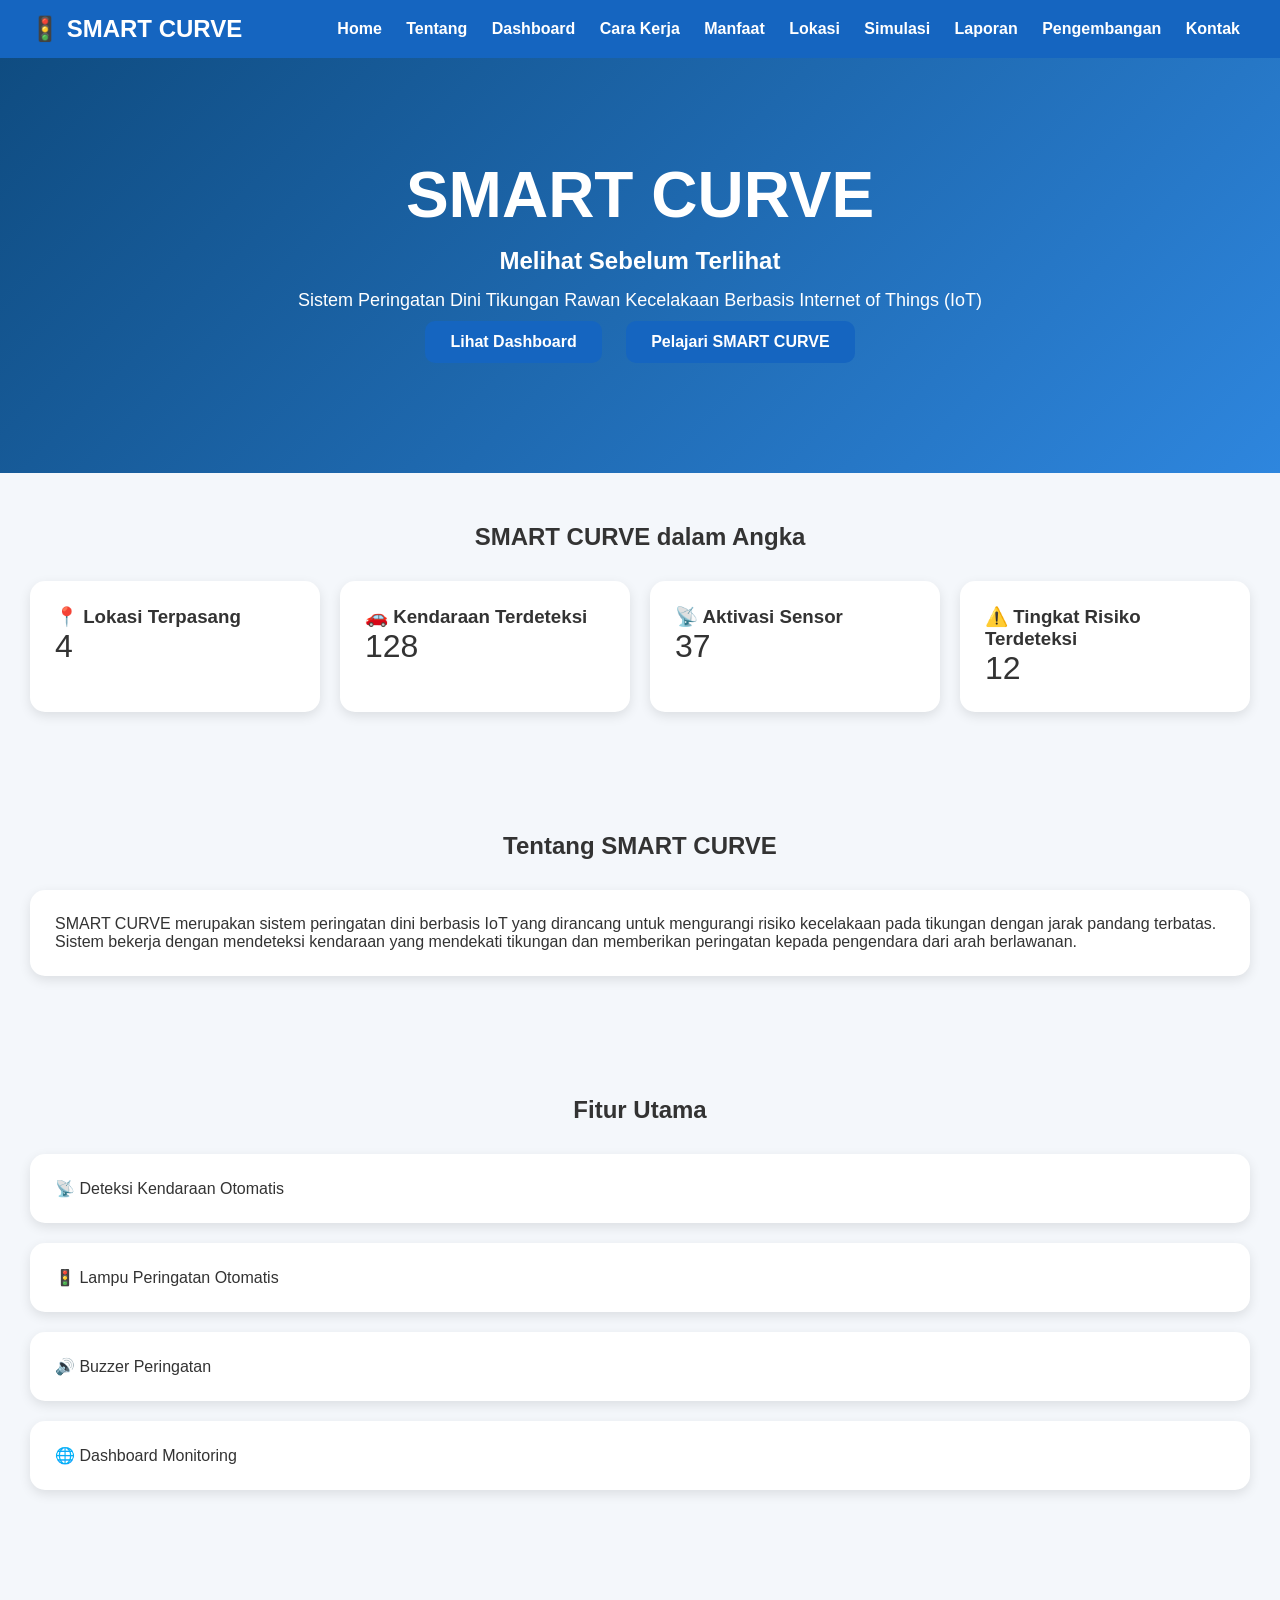
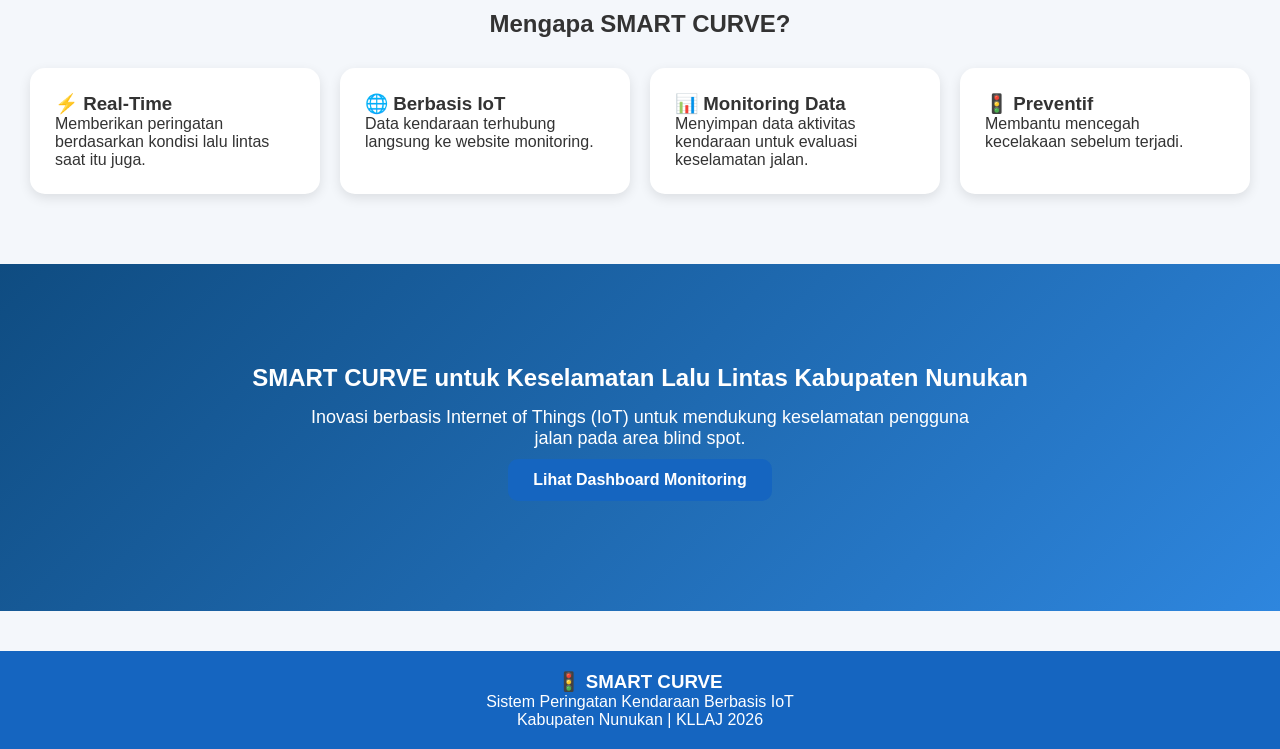
<file: index.html>
<!DOCTYPE html>
<html lang="id">
<head>
    <meta charset="UTF-8">
    <meta name="viewport" content="width=device-width, initial-scale=1.0">
    <title>SMART CURVE</title>
    <link rel="stylesheet" href="style.css">
</head>

<body>

<header>

    <div class="logo">🚦 SMART CURVE</div>

    <nav>
        <a href="index.html">Home</a>
	<a href="tentang.html">Tentang</a>
        <a href="dashboard.html">Dashboard</a>
        <a href="carakerja.html">Cara Kerja</a>
        <a href="manfaat.html">Manfaat</a>
        <a href="lokasi.html">Lokasi</a>
        <a href="simulasi.html">Simulasi</a>
	<a href="laporan.html">Laporan</a>
	<a href="pengembangan.html">Pengembangan</a>
        <a href="kontak.html">Kontak</a>
    </nav>

</header>

<section class="hero">

    <h1>SMART CURVE</h1>

    <h2>Melihat Sebelum Terlihat</h2>

    <p>
        Sistem Peringatan Dini Tikungan Rawan Kecelakaan
        Berbasis Internet of Things (IoT)
    </p>

	<a href="dashboard.html" class="btn">Lihat Dashboard</a>

	<a href="tentang.html" class="btn">Pelajari SMART CURVE</a>
</section>

<section class="section">

<h2>SMART CURVE dalam Angka</h2>

<div class="dashboard-grid">

<div class="card">
<h3>📍 Lokasi Terpasang</h3>
<p style="font-size:32px;">4</p>
</div>

<div class="card">
<h3>🚗 Kendaraan Terdeteksi</h3>
<p style="font-size:32px;">128</p>
</div>

<div class="card">
<h3>📡 Aktivasi Sensor</h3>
<p style="font-size:32px;">37</p>
</div>

<div class="card">
<h3>⚠️ Tingkat Risiko Terdeteksi</h3>
<p style="font-size:32px;">12</p>
</div>

</div>

</section>

<section class="section">

    <h2>Tentang SMART CURVE</h2>

    <div class="card">

        SMART CURVE merupakan sistem peringatan dini berbasis IoT
        yang dirancang untuk mengurangi risiko kecelakaan pada
        tikungan dengan jarak pandang terbatas.

        Sistem bekerja dengan mendeteksi kendaraan yang mendekati
        tikungan dan memberikan peringatan kepada pengendara dari
        arah berlawanan.

    </div>

</section>

<section class="section">

    <h2>Fitur Utama</h2>

    <div class="card">
        📡 Deteksi Kendaraan Otomatis
    </div>

    <div class="card">
        🚦 Lampu Peringatan Otomatis
    </div>

    <div class="card">
        🔊 Buzzer Peringatan
    </div>

    <div class="card">
        🌐 Dashboard Monitoring
    </div>

</section>

<section class="section">

<h2>Mengapa SMART CURVE?</h2>

<div class="dashboard-grid">

<div class="card">
<h3>⚡ Real-Time</h3>
<p>Memberikan peringatan berdasarkan kondisi lalu lintas saat itu juga.</p>
</div>

<div class="card">
<h3>🌐 Berbasis IoT</h3>
<p>Data kendaraan terhubung langsung ke website monitoring.</p>
</div>

<div class="card">
<h3>📊 Monitoring Data</h3>
<p>Menyimpan data aktivitas kendaraan untuk evaluasi keselamatan jalan.</p>
</div>

<div class="card">
<h3>🚦 Preventif</h3>
<p>Membantu mencegah kecelakaan sebelum terjadi.</p>
</div>

</div>

</section>

<section class="hero">

<h2>SMART CURVE untuk Keselamatan Lalu Lintas Kabupaten Nunukan</h2>

<p>
Inovasi berbasis Internet of Things (IoT) untuk mendukung keselamatan pengguna jalan pada area blind spot.
</p>

<a href="dashboard.html" class="btn">
Lihat Dashboard Monitoring
</a>

</section>

<footer>

<h3>🚦 SMART CURVE</h3>

<p>
Sistem Peringatan Kendaraan Berbasis IoT
</p>

<p>
Kabupaten Nunukan | KLLAJ 2026
</p>

</footer>

</body>
</html>
</file>
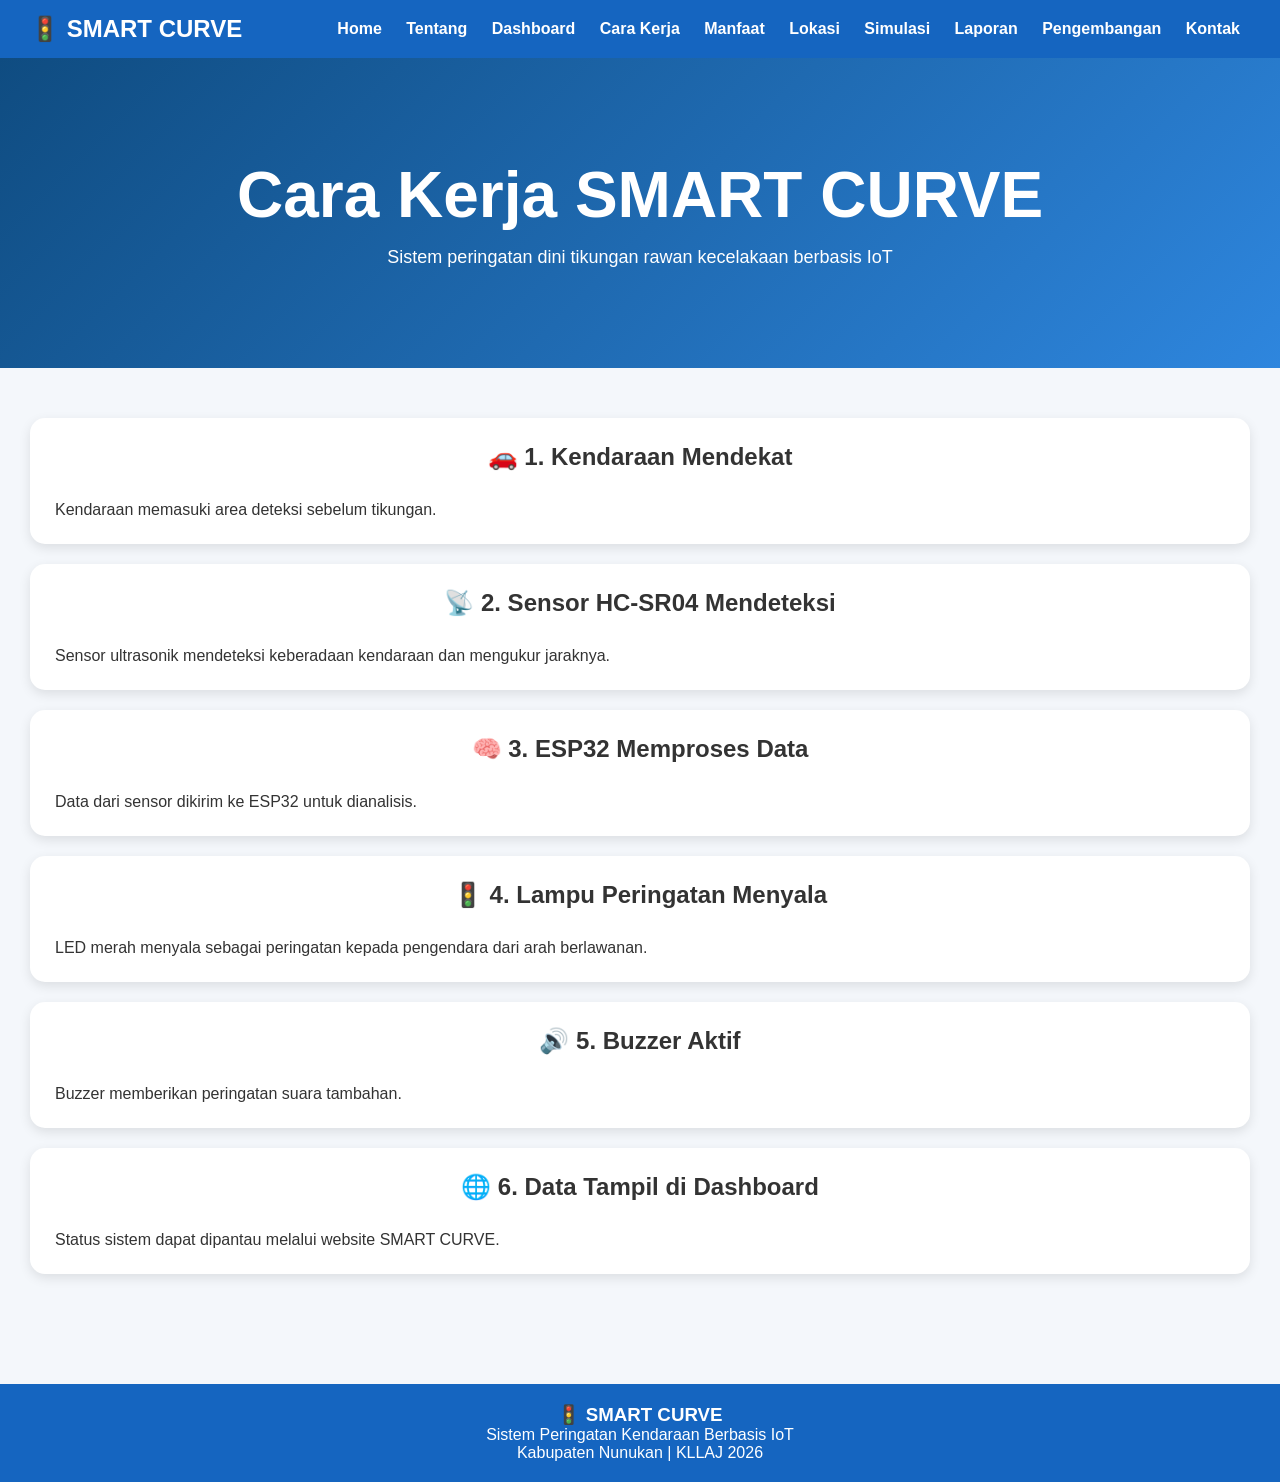
<file: carakerja.html>
<!DOCTYPE html>
<html lang="id">
<head>
<meta charset="UTF-8">
<meta name="viewport" content="width=device-width, initial-scale=1.0">
<title>Cara Kerja SMART CURVE</title>
<link rel="stylesheet" href="style.css">
</head>

<body>

<header>

<div class="logo">🚦 SMART CURVE</div>

<nav>
<a href="index.html">Home</a>
<a href="tentang.html">Tentang</a>
<a href="dashboard.html">Dashboard</a>
<a href="carakerja.html">Cara Kerja</a>
<a href="manfaat.html">Manfaat</a>
<a href="lokasi.html">Lokasi</a>
<a href="simulasi.html">Simulasi</a>
<a href="laporan.html">Laporan</a>
<a href="pengembangan.html">Pengembangan</a>
<a href="kontak.html">Kontak</a>
</nav>

</header>

<section class="hero">

<h1>Cara Kerja SMART CURVE</h1>

<p>
Sistem peringatan dini tikungan rawan kecelakaan berbasis IoT
</p>

</section>

<section class="section">

<div class="card">

<h2>🚗 1. Kendaraan Mendekat</h2>

<p>
Kendaraan memasuki area deteksi sebelum tikungan.
</p>

</div>

<div class="card">

<h2>📡 2. Sensor HC-SR04 Mendeteksi</h2>

<p>
Sensor ultrasonik mendeteksi keberadaan kendaraan dan mengukur jaraknya.
</p>

</div>

<div class="card">

<h2>🧠 3. ESP32 Memproses Data</h2>

<p>
Data dari sensor dikirim ke ESP32 untuk dianalisis.
</p>

</div>

<div class="card">

<h2>🚦 4. Lampu Peringatan Menyala</h2>

<p>
LED merah menyala sebagai peringatan kepada pengendara dari arah berlawanan.
</p>

</div>

<div class="card">

<h2>🔊 5. Buzzer Aktif</h2>

<p>
Buzzer memberikan peringatan suara tambahan.
</p>

</div>

<div class="card">

<h2>🌐 6. Data Tampil di Dashboard</h2>

<p>
Status sistem dapat dipantau melalui website SMART CURVE.
</p>

</div>

</section>

<footer>

<h3>🚦 SMART CURVE</h3>

<p>
Sistem Peringatan Kendaraan Berbasis IoT
</p>

<p>
Kabupaten Nunukan | KLLAJ 2026
</p>

</footer>

</body>
</html>
</file>
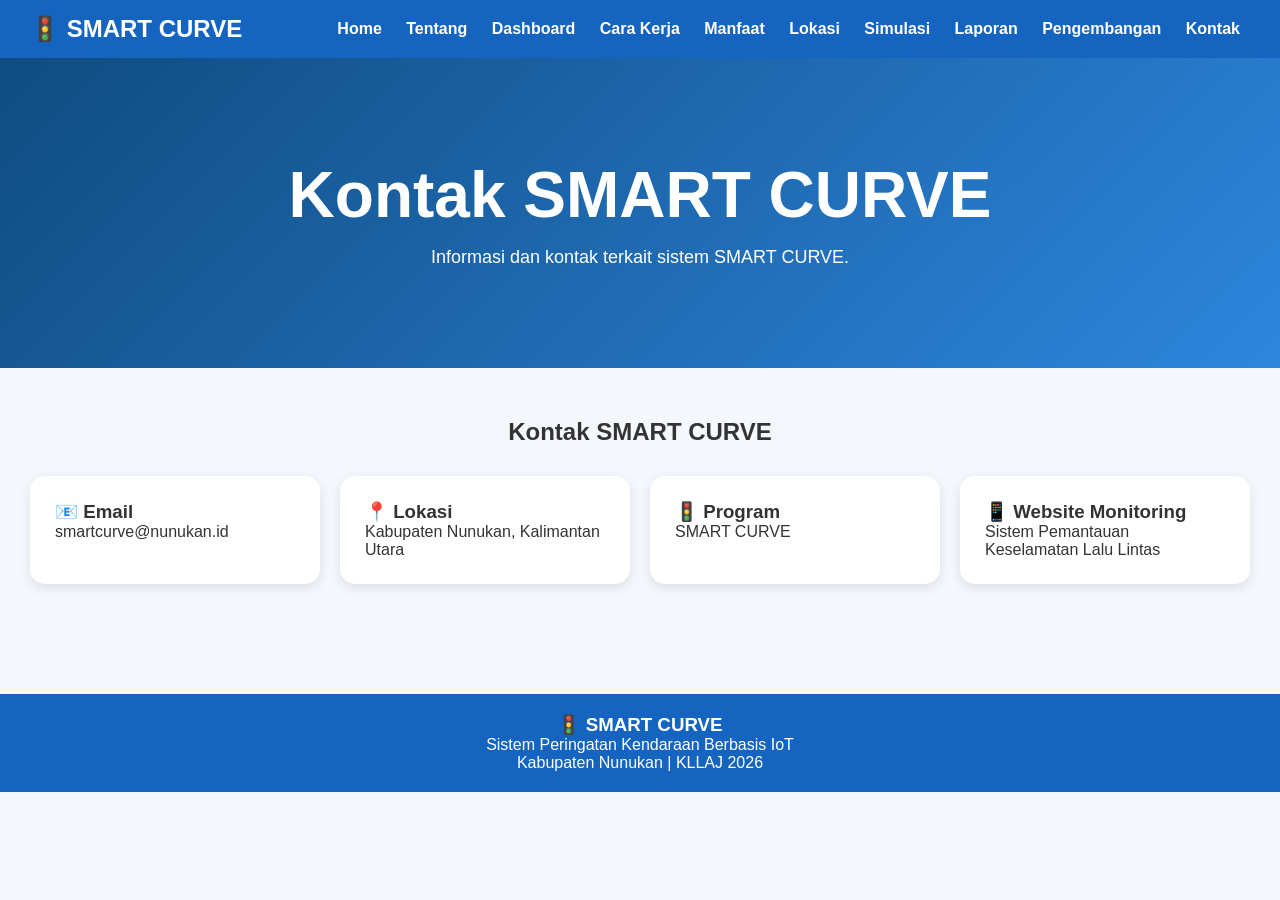
<file: kontak.html>
<!DOCTYPE html>

<html lang="id">
<head>
<meta charset="UTF-8">
<meta name="viewport" content="width=device-width, initial-scale=1.0">
<title>Kontak SMART CURVE</title>
<link rel="stylesheet" href="style.css">
</head>

<body>

<header>

<div class="logo">🚦 SMART CURVE</div>

<nav>
<a href="index.html">Home</a>
<a href="tentang.html">Tentang</a>
<a href="dashboard.html">Dashboard</a>
<a href="carakerja.html">Cara Kerja</a>
<a href="manfaat.html">Manfaat</a>
<a href="lokasi.html">Lokasi</a>
<a href="simulasi.html">Simulasi</a>
<a href="laporan.html">Laporan</a>
<a href="pengembangan.html">Pengembangan</a>
<a href="kontak.html">Kontak</a>
</nav>

</header>

<section class="hero">

<h1>Kontak SMART CURVE</h1>

<p>
Informasi dan kontak terkait sistem SMART CURVE.
</p>

</section>

<section class="section">

<h2>Kontak SMART CURVE</h2>

<div class="dashboard-grid">

<div class="card">
<h3>📧 Email</h3>
<p>smartcurve@nunukan.id</p>
</div>

<div class="card">
<h3>📍 Lokasi</h3>
<p>Kabupaten Nunukan, Kalimantan Utara</p>
</div>

<div class="card">
<h3>🚦 Program</h3>
<p>SMART CURVE</p>
</div>

<div class="card">
<h3>📱 Website Monitoring</h3>
<p>Sistem Pemantauan Keselamatan Lalu Lintas</p>
</div>

</div>

</section>

<footer>

<h3>🚦 SMART CURVE</h3>

<p>Sistem Peringatan Kendaraan Berbasis IoT</p>

<p>Kabupaten Nunukan | KLLAJ 2026</p>

</footer>

</body>
</html>
</file>
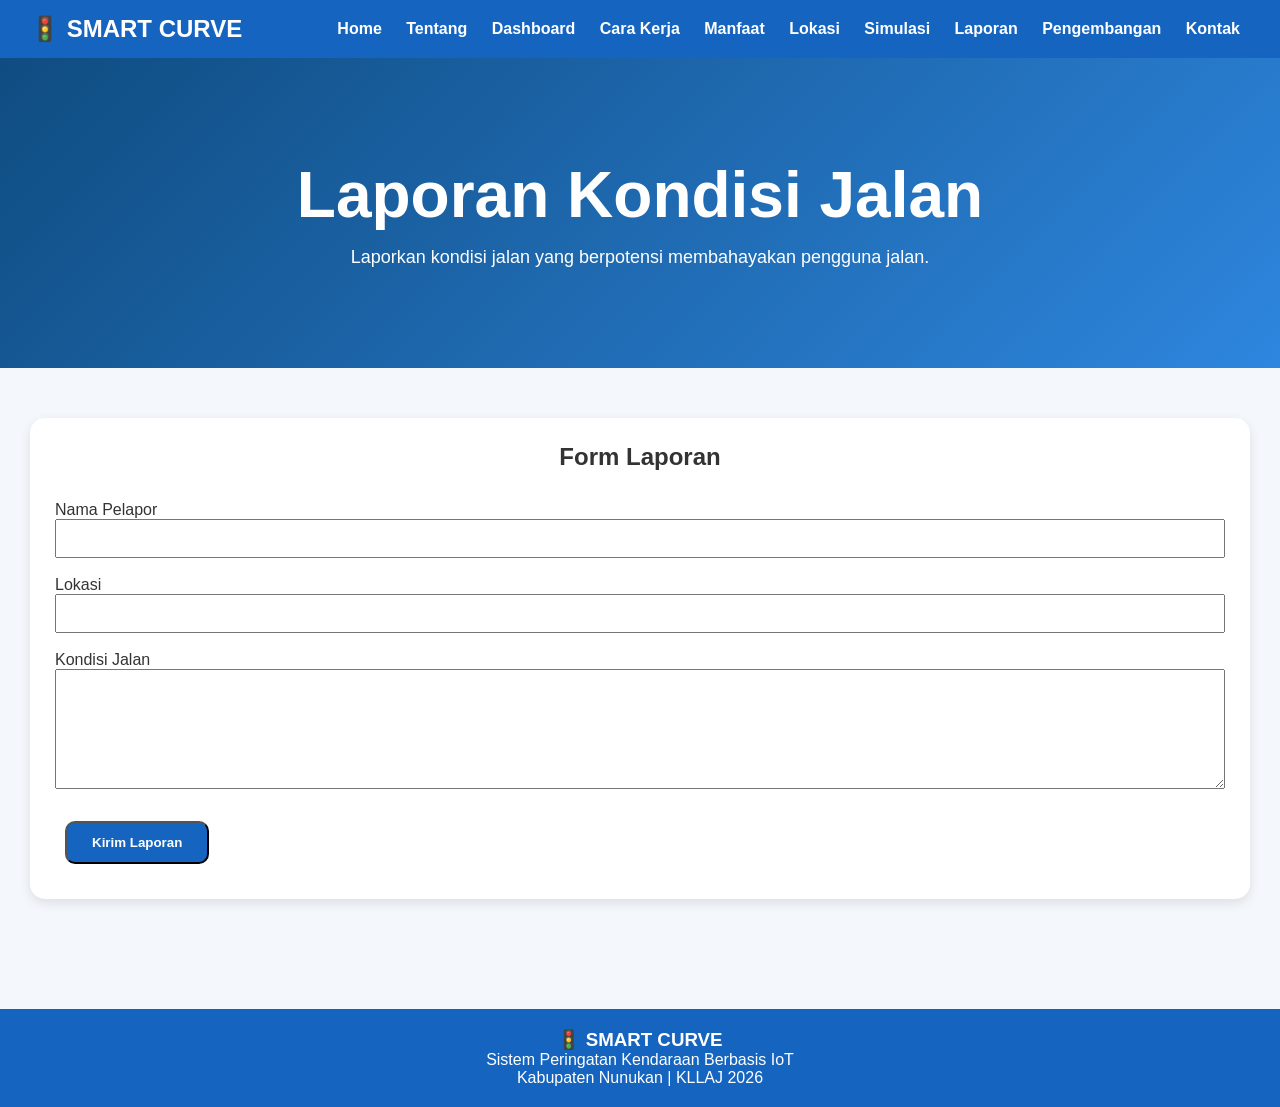
<file: laporan.html>
<!DOCTYPE html>
<html lang="id">
<head>
<meta charset="UTF-8">
<meta name="viewport" content="width=device-width, initial-scale=1.0">
<title>Laporan Masyarakat</title>
<link rel="stylesheet" href="style.css">
</head>

<body>

<header>

<div class="logo">🚦 SMART CURVE</div>

<nav>
<a href="index.html">Home</a>
<a href="tentang.html">Tentang</a>
<a href="dashboard.html">Dashboard</a>
<a href="carakerja.html">Cara Kerja</a>
<a href="manfaat.html">Manfaat</a>
<a href="lokasi.html">Lokasi</a>
<a href="simulasi.html">Simulasi</a>
<a href="laporan.html">Laporan</a>
<a href="pengembangan.html">Pengembangan</a>
<a href="kontak.html">Kontak</a>
</nav>

</header>

<section class="hero">

<h1>Laporan Kondisi Jalan</h1>

<p>
Laporkan kondisi jalan yang berpotensi membahayakan pengguna jalan.
</p>

</section>

<section class="section">

<div class="card">

<h2>Form Laporan</h2>

<p>Nama Pelapor</p>
<input type="text" style="width:100%;padding:10px;">

<br><br>

<p>Lokasi</p>
<input type="text" style="width:100%;padding:10px;">

<br><br>

<p>Kondisi Jalan</p>
<textarea style="width:100%;height:120px;padding:10px;"></textarea>

<br><br>

<button class="btn">
Kirim Laporan
</button>

</div>

</section>

<footer>

<h3>🚦 SMART CURVE</h3>

<p>
Sistem Peringatan Kendaraan Berbasis IoT
</p>

<p>
Kabupaten Nunukan | KLLAJ 2026
</p>

</footer>

</body>
</html>
</file>
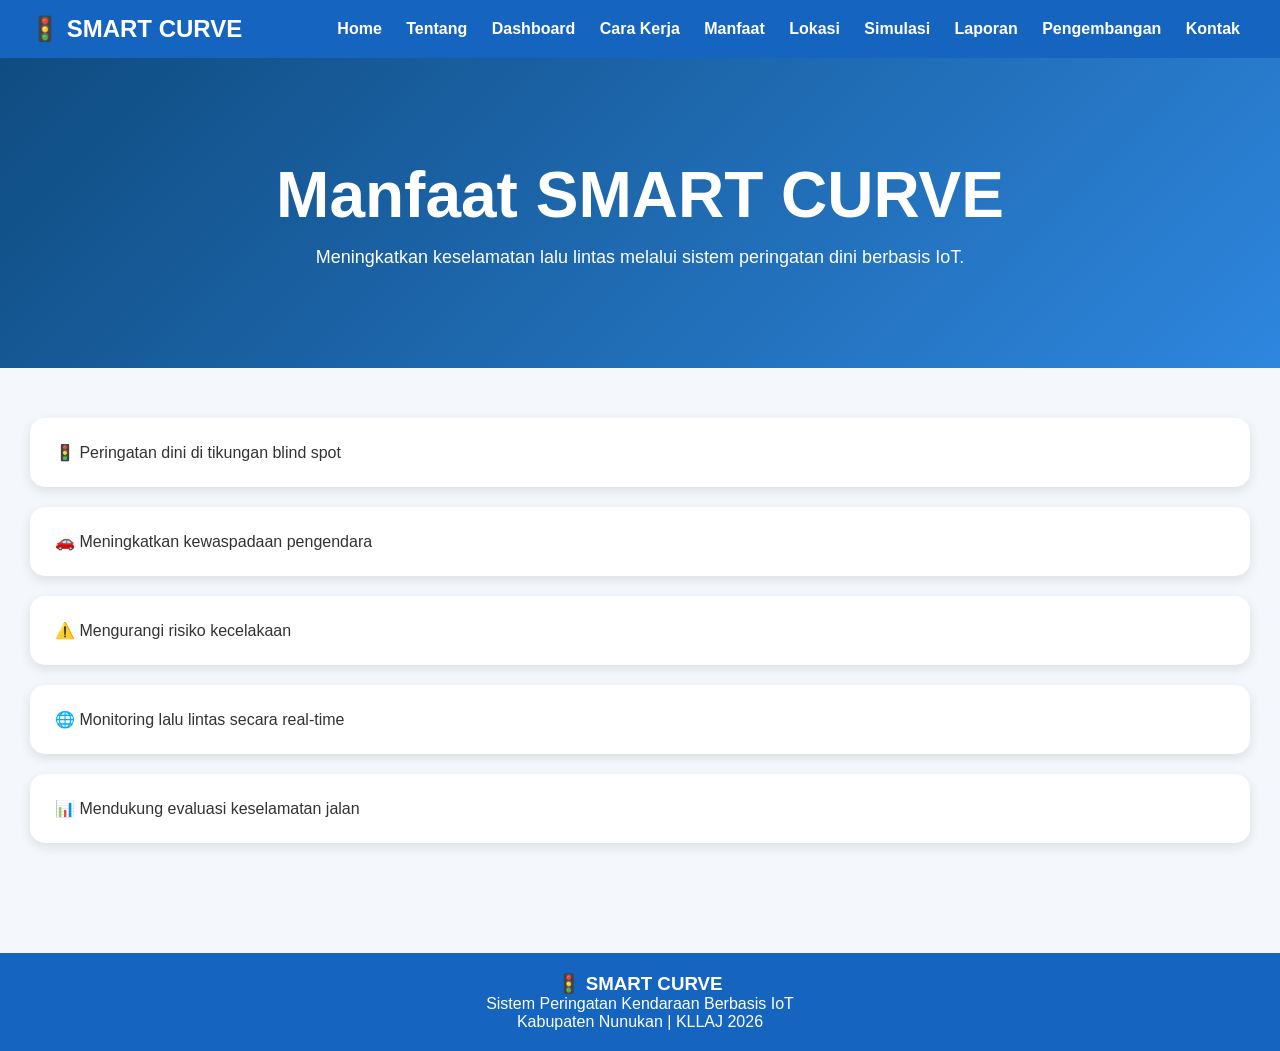
<file: manfaat.html>
<!DOCTYPE html>
<html lang="id">
<head>
<meta charset="UTF-8">
<meta name="viewport" content="width=device-width, initial-scale=1.0">
<title>Manfaat SMART CURVE</title>
<link rel="stylesheet" href="style.css">
</head>

<body>

<header>

<div class="logo">🚦 SMART CURVE</div>

<nav>
<a href="index.html">Home</a>
<a href="tentang.html">Tentang</a>
<a href="dashboard.html">Dashboard</a>
<a href="carakerja.html">Cara Kerja</a>
<a href="manfaat.html">Manfaat</a>
<a href="lokasi.html">Lokasi</a>
<a href="simulasi.html">Simulasi</a>
<a href="laporan.html">Laporan</a>
<a href="pengembangan.html">Pengembangan</a>
<a href="kontak.html">Kontak</a>
</nav>

</header>

<section class="hero">

<h1>Manfaat SMART CURVE</h1>

<p>
Meningkatkan keselamatan lalu lintas melalui sistem peringatan dini berbasis IoT.
</p>

</section>

<section class="section">

<div class="card">
🚦 Peringatan dini di tikungan blind spot
</div>

<div class="card">
🚗 Meningkatkan kewaspadaan pengendara
</div>

<div class="card">
⚠️ Mengurangi risiko kecelakaan
</div>

<div class="card">
🌐 Monitoring lalu lintas secara real-time
</div>

<div class="card">
📊 Mendukung evaluasi keselamatan jalan
</div>

</section>

<footer>

<h3>🚦 SMART CURVE</h3>

<p>
Sistem Peringatan Kendaraan Berbasis IoT
</p>

<p>
Kabupaten Nunukan | KLLAJ 2026
</p>

</footer>

</body>
</html>
</file>
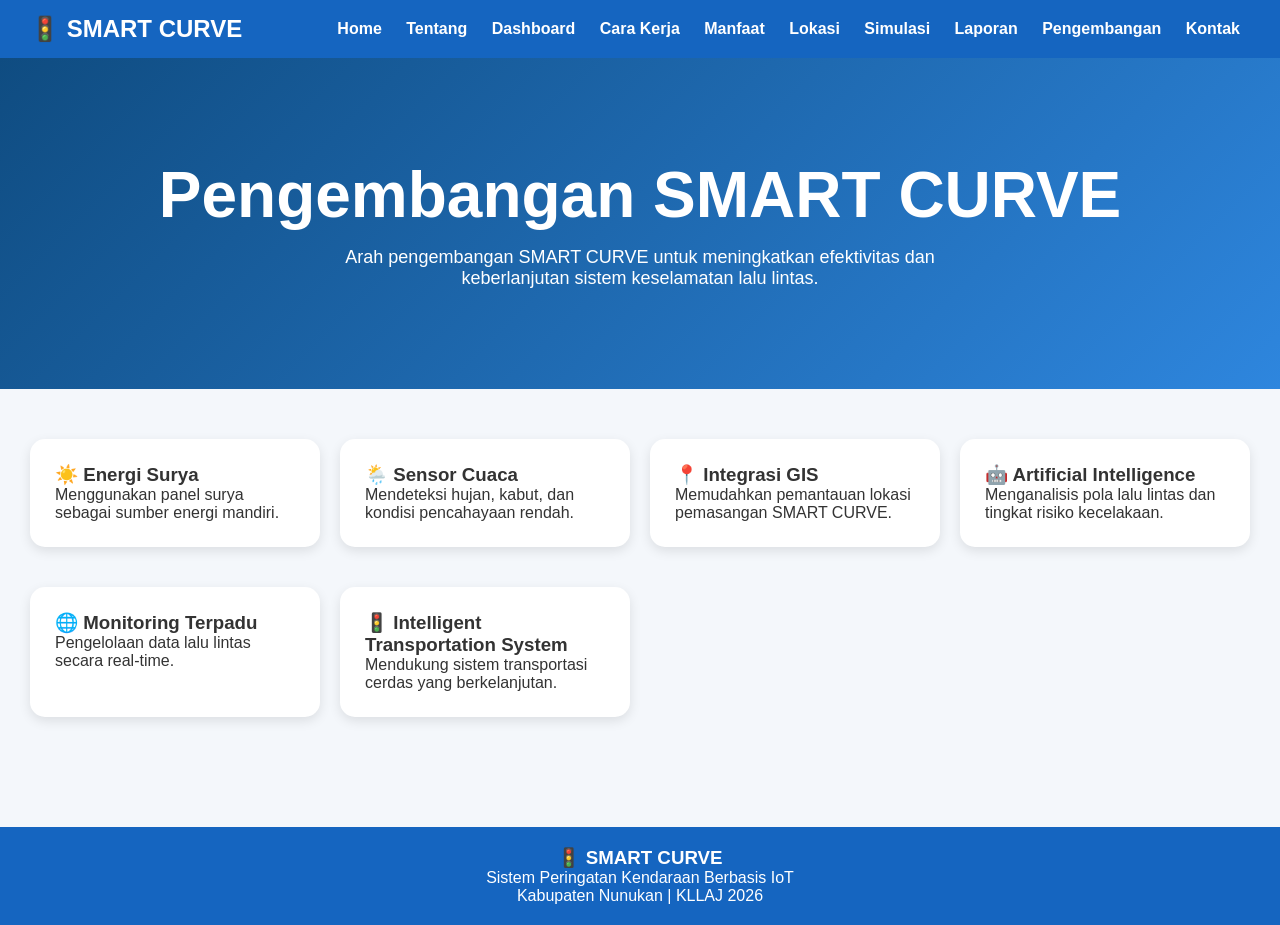
<file: pengembangan.html>
<!DOCTYPE html>

<html lang="id">
<head>
<meta charset="UTF-8">
<meta name="viewport" content="width=device-width, initial-scale=1.0">
<title>Pengembangan SMART CURVE</title>
<link rel="stylesheet" href="style.css">
</head>

<body>

<header>

<div class="logo">🚦 SMART CURVE</div>

<nav>
<a href="index.html">Home</a>
<a href="tentang.html">Tentang</a>
<a href="dashboard.html">Dashboard</a>
<a href="carakerja.html">Cara Kerja</a>
<a href="manfaat.html">Manfaat</a>
<a href="lokasi.html">Lokasi</a>
<a href="simulasi.html">Simulasi</a>
<a href="laporan.html">Laporan</a>
<a href="pengembangan.html">Pengembangan</a>
<a href="kontak.html">Kontak</a>
</nav>

</header>

<section class="hero">

<h1>Pengembangan SMART CURVE</h1>

<p>
Arah pengembangan SMART CURVE untuk meningkatkan efektivitas dan keberlanjutan sistem keselamatan lalu lintas.
</p>

</section>

<section class="section">

<div class="dashboard-grid">

<div class="card">
<h3>☀️ Energi Surya</h3>
<p>Menggunakan panel surya sebagai sumber energi mandiri.</p>
</div>

<div class="card">
<h3>🌦️ Sensor Cuaca</h3>
<p>Mendeteksi hujan, kabut, dan kondisi pencahayaan rendah.</p>
</div>

<div class="card">
<h3>📍 Integrasi GIS</h3>
<p>Memudahkan pemantauan lokasi pemasangan SMART CURVE.</p>
</div>

<div class="card">
<h3>🤖 Artificial Intelligence</h3>
<p>Menganalisis pola lalu lintas dan tingkat risiko kecelakaan.</p>
</div>

<div class="card">
<h3>🌐 Monitoring Terpadu</h3>
<p>Pengelolaan data lalu lintas secara real-time.</p>
</div>

<div class="card">
<h3>🚦 Intelligent Transportation System</h3>
<p>Mendukung sistem transportasi cerdas yang berkelanjutan.</p>
</div>

</div>

</section>

<footer>

<h3>🚦 SMART CURVE</h3>

<p>
Sistem Peringatan Kendaraan Berbasis IoT
</p>

<p>
Kabupaten Nunukan | KLLAJ 2026
</p>

</footer>

</body>
</html>
</file>
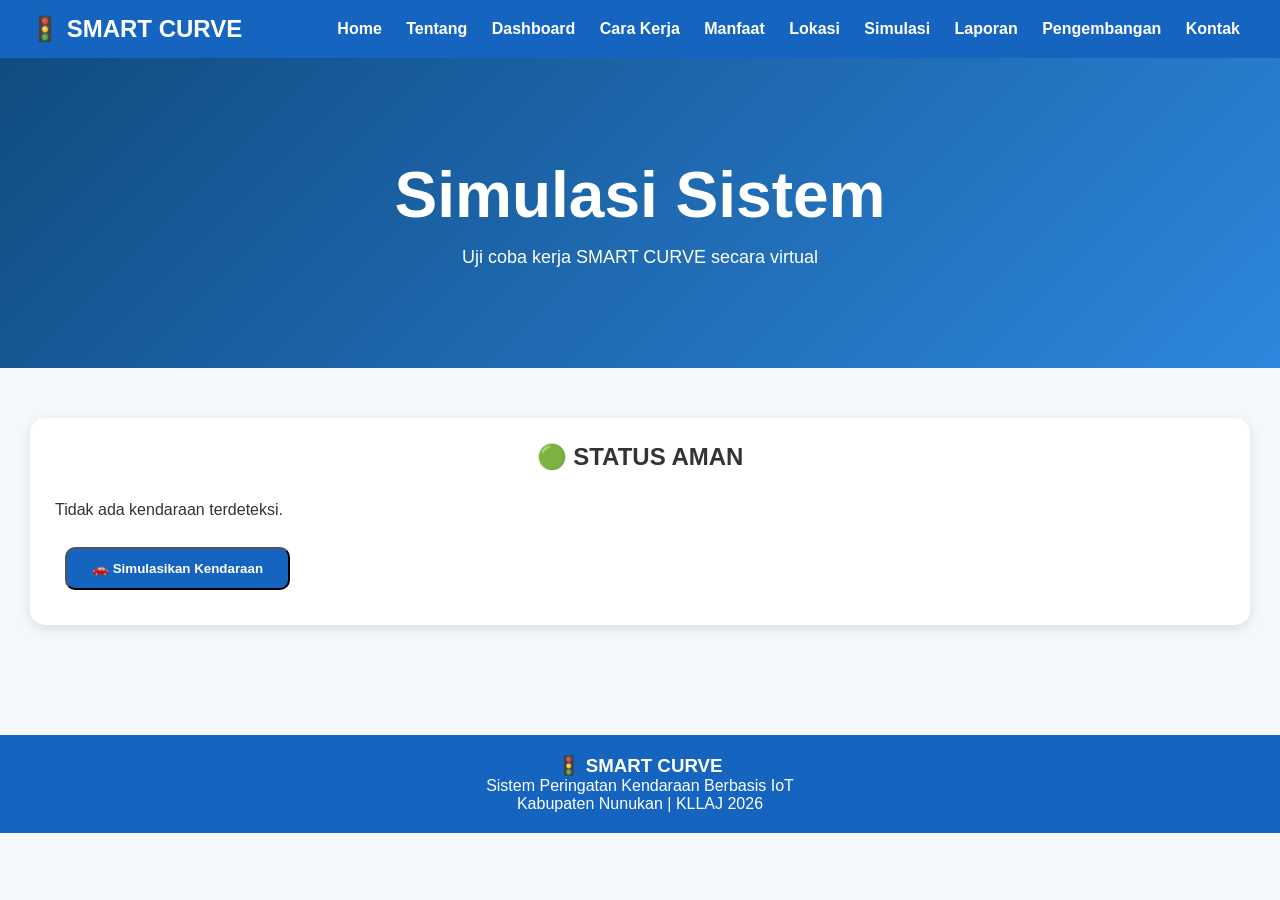
<file: simulasi.html>
<!DOCTYPE html>
<html lang="id">
<head>
<meta charset="UTF-8">
<meta name="viewport" content="width=device-width, initial-scale=1.0">
<title>Simulasi SMART CURVE</title>

<link rel="stylesheet" href="style.css">
</head>

<body>

<header>

<div class="logo">🚦 SMART CURVE</div>

<nav>
<a href="index.html">Home</a>
<a href="tentang.html">Tentang</a>
<a href="dashboard.html">Dashboard</a>
<a href="carakerja.html">Cara Kerja</a>
<a href="manfaat.html">Manfaat</a>
<a href="lokasi.html">Lokasi</a>
<a href="simulasi.html">Simulasi</a>
<a href="laporan.html">Laporan</a>
<a href="pengembangan.html">Pengembangan</a>
<a href="kontak.html">Kontak</a>
</nav>

</header>

<section class="hero">

<h1>Simulasi Sistem</h1>

<p>
Uji coba kerja SMART CURVE secara virtual
</p>

</section>

<section class="section">

<div class="card">

<div id="status">

<h2>🟢 STATUS AMAN</h2>

<p>
Tidak ada kendaraan terdeteksi.
</p>

</div>

<br>

<button
class="btn"
onclick="simulasi()">

🚗 Simulasikan Kendaraan

</button>

</div>

</section>

<script src="script.js"></script>

<footer>

<h3>🚦 SMART CURVE</h3>

<p>
Sistem Peringatan Kendaraan Berbasis IoT
</p>

<p>
Kabupaten Nunukan | KLLAJ 2026
</p>

</footer>

</body>
</html>
</file>
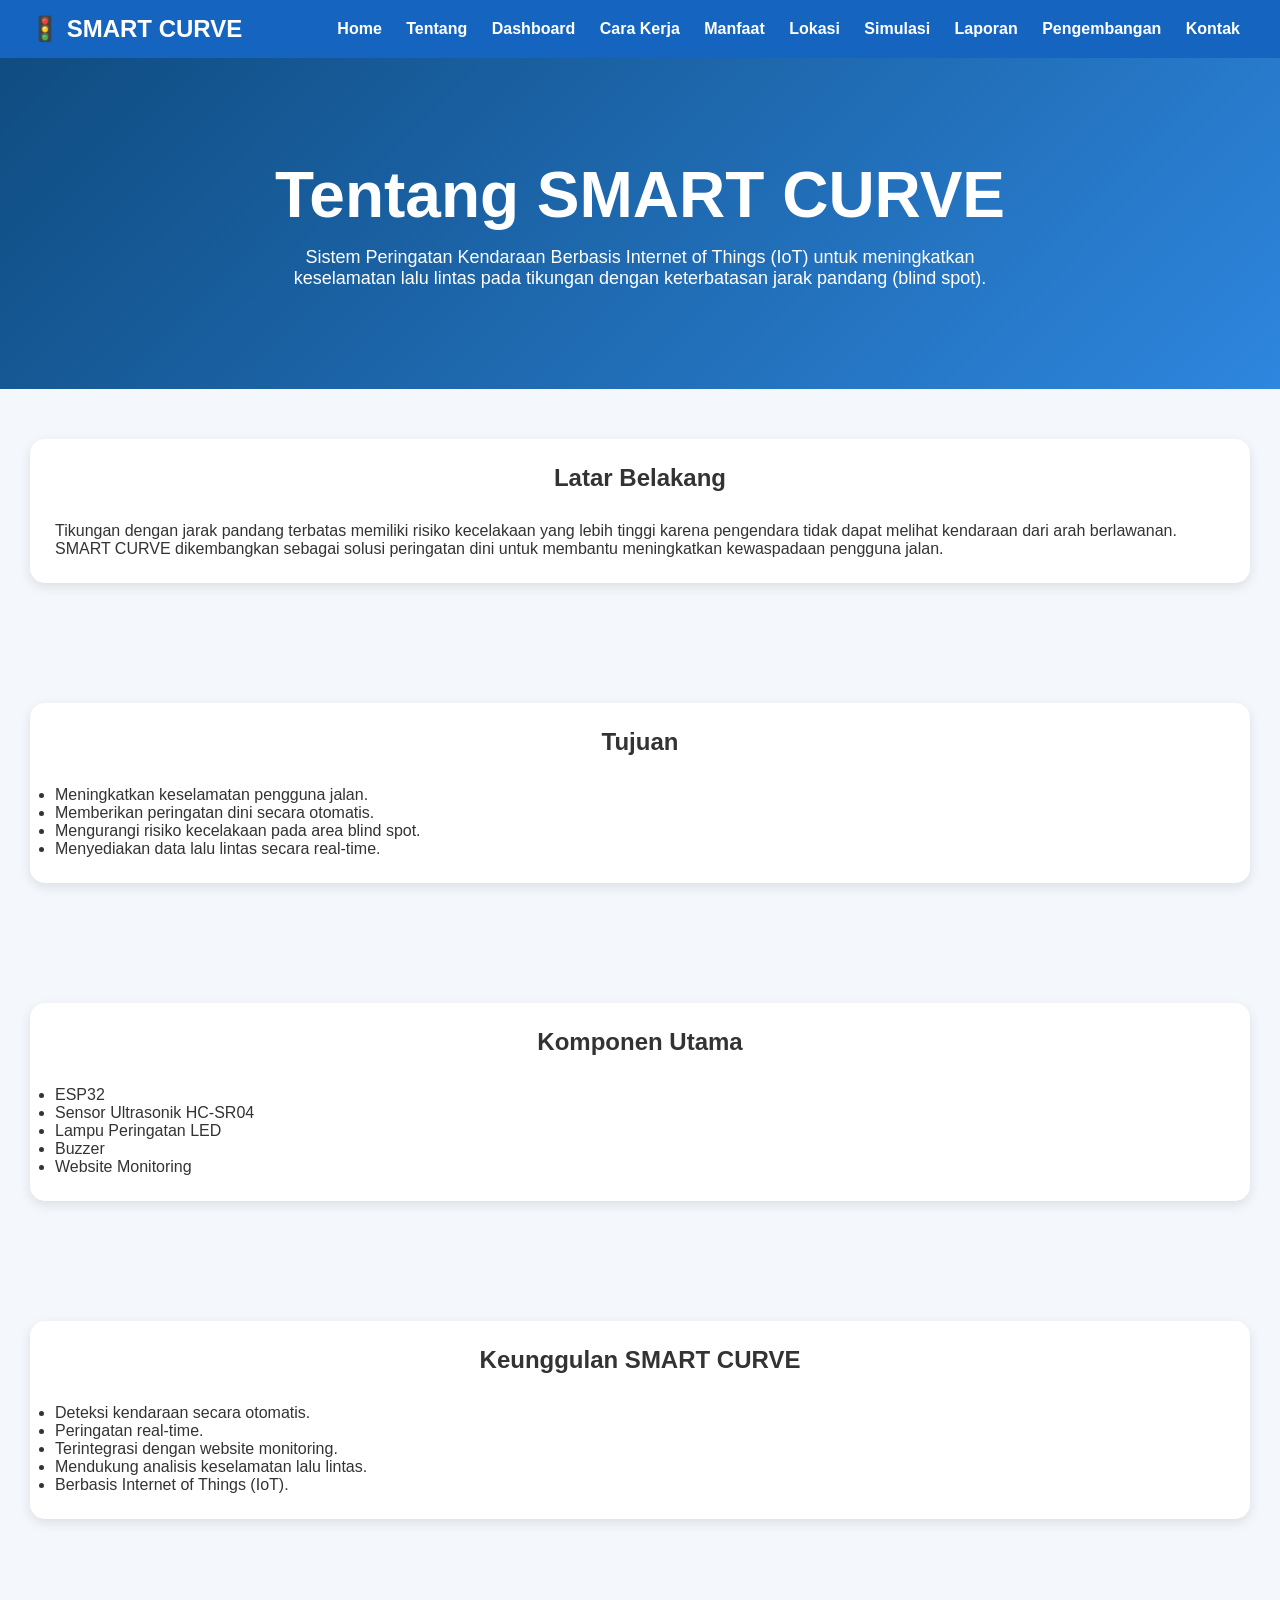
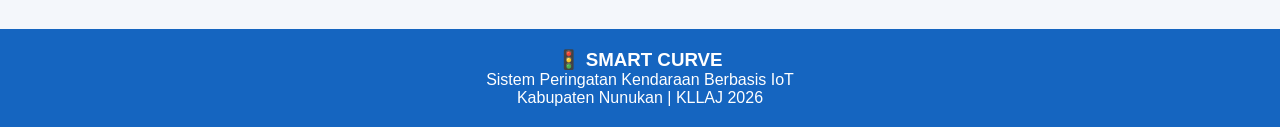
<file: tentang.html>
<!DOCTYPE html>

<html lang="id">
<head>
<meta charset="UTF-8">
<meta name="viewport" content="width=device-width, initial-scale=1.0">
<title>Tentang SMART CURVE</title>
<link rel="stylesheet" href="style.css">
</head>

<body>

<header>

<div class="logo">🚦 SMART CURVE</div>

<nav>
<a href="index.html">Home</a>
<a href="tentang.html">Tentang</a>
<a href="dashboard.html">Dashboard</a>
<a href="carakerja.html">Cara Kerja</a>
<a href="manfaat.html">Manfaat</a>
<a href="lokasi.html">Lokasi</a>
<a href="simulasi.html">Simulasi</a>
<a href="laporan.html">Laporan</a>
<a href="pengembangan.html">Pengembangan</a>
<a href="kontak.html">Kontak</a>
</nav>

</header>

<section class="hero">

<h1>Tentang SMART CURVE</h1>

<p>
Sistem Peringatan Kendaraan Berbasis Internet of Things (IoT) untuk meningkatkan keselamatan lalu lintas pada tikungan dengan keterbatasan jarak pandang (blind spot).
</p>

</section>

<section class="section">

<div class="card">

<h2>Latar Belakang</h2>

<p>
Tikungan dengan jarak pandang terbatas memiliki risiko kecelakaan yang lebih tinggi karena pengendara tidak dapat melihat kendaraan dari arah berlawanan. SMART CURVE dikembangkan sebagai solusi peringatan dini untuk membantu meningkatkan kewaspadaan pengguna jalan.
</p>

</div>

</section>

<section class="section">

<div class="card">

<h2>Tujuan</h2>

<ul>
<li>Meningkatkan keselamatan pengguna jalan.</li>
<li>Memberikan peringatan dini secara otomatis.</li>
<li>Mengurangi risiko kecelakaan pada area blind spot.</li>
<li>Menyediakan data lalu lintas secara real-time.</li>
</ul>

</div>

</section>

<section class="section">

<div class="card">

<h2>Komponen Utama</h2>

<ul>
<li>ESP32</li>
<li>Sensor Ultrasonik HC-SR04</li>
<li>Lampu Peringatan LED</li>
<li>Buzzer</li>
<li>Website Monitoring</li>
</ul>

</div>

</section>

<section class="section">

<div class="card">

<h2>Keunggulan SMART CURVE</h2>

<ul>
<li>Deteksi kendaraan secara otomatis.</li>
<li>Peringatan real-time.</li>
<li>Terintegrasi dengan website monitoring.</li>
<li>Mendukung analisis keselamatan lalu lintas.</li>
<li>Berbasis Internet of Things (IoT).</li>
</ul>

</div>

</section>

<footer>

<h3>🚦 SMART CURVE</h3>

<p>
Sistem Peringatan Kendaraan Berbasis IoT
</p>

<p>
Kabupaten Nunukan | KLLAJ 2026
</p>

</footer>

</body>
</html>
</file>
<file: style.css>
*{
    margin:0;
    padding:0;
    box-sizing:border-box;
}

body{
    font-family:'Segoe UI',sans-serif;
    background:#f4f7fa;
    color:#333;
}

header{
    background:#0F4C81;
    color:white;
    display:flex;
    justify-content:space-between;
    align-items:center;
    padding:20px 50px;
}

.logo{
    font-size:28px;
    font-weight:bold;
}

nav a{
    color:white;
    text-decoration:none;
    margin-left:20px;
    font-weight:600;
}

nav a:hover{
    color:#FFD700;
}

.hero{
    background:linear-gradient(135deg,#0F4C81,#2E86DE);
    color:white;
    text-align:center;
    padding:100px 20px;
}

.hero h1{
    font-size:64px;
    margin-bottom:15px;
}

.hero h2{
    margin-bottom:15px;
}

.hero p{
    max-width:700px;
    margin:auto;
    font-size:18px;
}

.btn{
    display:inline-block;
    margin-top:25px;
    background:white;
    color:#0F4C81;
    padding:14px 28px;
    border-radius:10px;
    text-decoration:none;
    font-weight:bold;
}

.btn:hover{
    transform:scale(1.05);
}

.section{
    padding:60px 10%;
}

.section h2{
    text-align:center;
    margin-bottom:30px;
}

.card{
    background:white;
    padding:25px;
    border-radius:15px;
    margin-bottom:20px;
    box-shadow:0 5px 15px rgba(0,0,0,0.1);
    transition:0.3s;
}

.card:hover{
    transform:translateY(-5px);
}

footer{
    background:#0F4C81;
    color:white;
    text-align:center;
    padding:30px;
    margin-top:40px;
}

.section{
    padding:50px;
}

.dashboard-grid{
    display:grid;
    grid-template-columns:repeat(auto-fit,minmax(220px,1fr));
    gap:20px;
}

.card{
    background:white;
    padding:20px;
    border-radius:15px;
    box-shadow:0 4px 10px rgba(0,0,0,0.1);
}

.dashboard-grid{
display:grid;
grid-template-columns:repeat(auto-fit,minmax(220px,1fr));
gap:20px;
}

canvas{
width:100% !important;
max-width:100%;
}

.hero-image{
width:80%;
max-width:700px;
border-radius:20px;
margin-top:20px;
box-shadow:0 4px 15px rgba(0,0,0,0.2);
}

#map{
height:500px;
width:100%;
border-radius:20px;
margin-top:20px;
}

body{
font-family: Arial, sans-serif;
margin:0;
background:#f4f7fb;
}

header{
background:#1565c0;
color:white;
padding:15px 30px;
display:flex;
justify-content:space-between;
align-items:center;
flex-wrap:wrap;
}

.logo{
font-size:24px;
font-weight:bold;
}

nav a{
color:white;
text-decoration:none;
margin:10px;
font-weight:bold;
}

nav a:hover

.hero{
text-align:center;
padding:80px 20px;
background:linear-gradient(135deg,#1565c0,#42a5f5);
color:white;
}

.section{
padding:50px 30px;
}

.dashboard-grid{
display:grid;
grid-template-columns:repeat(auto-fit,minmax(250px,1fr));
gap:20px;
}

.card{
background:white;
padding:25px;
border-radius:15px;
box-shadow:0 4px 12px rgba(0,0,0,0.1);
transition:0.3s;
}

.card:hover{
transform:translateY(-5px);
box-shadow:0 8px 20px rgba(0,0,0,0.15);
}

footer{
background:#1565c0;
color:white;
text-align:center;
padding:20px;
margin-top:40px;
}

canvas{
width:100% !important;
max-width:100%;
}

#map{
height:500px;
width:100%;
border-radius:15px;
}

.btn{
    display:inline-block;
    background:#1565c0;
    color:white;
    padding:12px 25px;
    margin:10px;
    border-radius:10px;
    text-decoration:none;
    font-weight:bold;
    transition:0.3s;
}

.btn:hover{
    background:#0d47a1;
    transform:scale(1.05);
}

.dashboard-grid{
display:grid;
grid-template-columns:repeat(auto-fit,minmax(250px,1fr));
gap:20px;
}

.card{
background:white;
padding:25px;
border-radius:15px;
box-shadow:0 4px 12px rgba(0,0,0,0.1);
transition:0.3s;
}

.card:hover{
transform:translateY(-5px);
}
</file>
